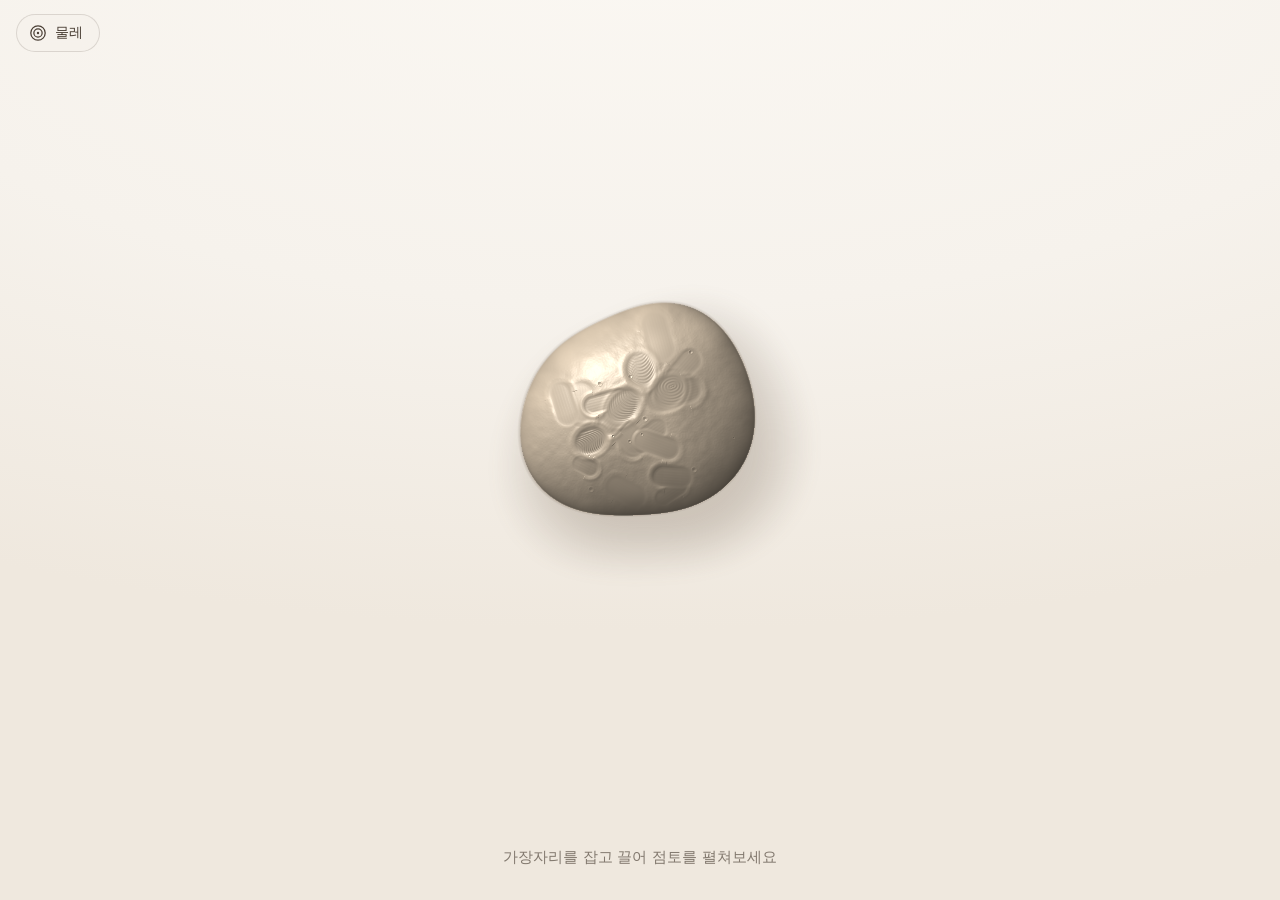
<file: midterm/index.html>
<!doctype html>
<html lang="ko">
<head>
<meta charset="utf-8">
<meta name="viewport" content="width=device-width, initial-scale=1, maximum-scale=1, user-scalable=no, viewport-fit=cover">
<title>손자국</title>
<meta name="theme-color" content="#f6f2ec">
<link rel="preconnect" href="https://fonts.googleapis.com">
<link rel="preconnect" href="https://fonts.gstatic.com" crossorigin>
<link rel="stylesheet" href="https://fonts.googleapis.com/css2?family=IBM+Plex+Mono:wght@400;500&family=IBM+Plex+Sans+KR:wght@400;500;600&family=Nanum+Myeongjo:wght@700;800&display=swap">
<link rel="stylesheet" href="style.css">
</head>
<body>
<main id="app">

  <!-- 작업 화면: 점토 하나를 만지는 곳 -->
  <section class="view" id="work" aria-label="점토 작업">
    <div id="stage">
      <canvas id="gl"></canvas>
      <canvas id="fx"></canvas>
    </div>
    <header class="work-top">
      <button class="home-btn" id="home-btn" type="button">
        <svg viewBox="0 0 20 20" fill="none" stroke="currentColor" stroke-width="1.4" aria-hidden="true"><circle cx="10" cy="10" r="8"/><circle cx="10" cy="10" r="4.6"/><circle cx="10" cy="10" r="1.3" fill="currentColor" stroke="none"/></svg>
        <span>물레</span>
      </button>
    </header>
    <footer class="specimen">
      <p class="hint" id="hint"></p>
      <p class="label" id="label"></p>
    </footer>
  </section>

  <!-- 홈: 점토들이 놓인 물레 -->
  <section class="view off" id="home" aria-label="물레">
    <header class="home-head">
      <div></div>
      <span class="count" id="count"></span>
    </header>
    <div class="wheel-wrap">
      <canvas id="wheel" role="img" aria-label="물레 진열장. 판을 돌려 지난 점토를 찾고, 점토를 톡 치면 열려요"></canvas>
      <p class="wheel-info" id="wheel-info" aria-live="polite" hidden></p>
    </div>
    <p class="dough-cap">흙을 위로 끌어 새 점토 떼어내기</p>
    <div class="dough" id="dough" role="button" tabindex="0" aria-label="흙에서 새 점토 떼어내기"><canvas id="dough-cv"></canvas></div>
  </section>

</main>

<canvas id="piece" aria-hidden="true"></canvas>
<span class="demo-tag" id="demo-tag" hidden>시연 모드 · 1분이 하루</span>
<div class="toast" id="toast" role="status" aria-live="polite"><span id="toast-msg"></span><button id="toast-act" type="button" hidden></button></div>
<div class="fallback" id="fallback" hidden><p>이 브라우저에서는 점토를 그릴 수 없어요.<br>크롬이나 사파리 최신 버전에서 열어주세요.</p></div>

<script src="script.js"></script>
</body>
</html>
</file>
<file: midterm/style.css>
/* �먯옄援� �� �ㅽ���
   Layout: �곕쑜�� �붿씠�� 諛붾떏 �� ��. �묒뾽 �붾㈃�� �먰넗 �섎굹�� �꾨옒 �쒕낯 �쇰꺼,
   �덉� �붾㈃ 媛��대뜲 臾쇰젅�먭낵 �꾨옒�먯꽌 怨좉컻瑜� �대� �� �⑹뼱由�. 湲��⑥� �뚮몢由щ뒗 �숆컝��. */
:root{
  --paper:#f6f2ec;
  --paper-2:#efe8de;
  --ink:#4a3f35;
  --ink-2:rgba(74,63,53,.66);
  --ink-3:rgba(74,63,53,.46);
  --line:rgba(74,63,53,.16);
  --chip:rgba(246,242,236,.72);
  --toast:#4a3f35;
  --toast-ink:#f6f2ec;
  --toast-act:#e6d3b6;
  --f-ui:"Pretendard Variable","Pretendard","Apple SD Gothic Neo","Malgun Gothic",system-ui,sans-serif;
  --f-stamp:var(--f-ui);
  --f-mono:var(--f-ui);
  color-scheme:light;
}
*{box-sizing:border-box}
[hidden]{display:none!important}
html,body{height:100%;margin:0;color:var(--ink);font-family:var(--f-ui);overflow:hidden;overscroll-behavior:none;-webkit-text-size-adjust:100%;-webkit-user-select:none;user-select:none;-webkit-touch-callout:none;
  background:var(--paper) radial-gradient(120% 80% at 50% -10%,#fbf8f3 0%,var(--paper) 55%,var(--paper-2) 100%) no-repeat fixed}
button{font:inherit;color:inherit;cursor:pointer}
:focus-visible{outline:2px solid var(--ink);outline-offset:3px}

#app{position:fixed;inset:0}
.view{position:absolute;inset:0;transform:none;transition:opacity .32s ease,transform .32s ease,visibility 0s}
.view.off{opacity:0;visibility:hidden;pointer-events:none;transform:scale(.985);transition:opacity .32s ease,transform .32s ease,visibility 0s .32s}

/* ���������� �묒뾽 �붾㈃ ���������� */
#stage{position:absolute;inset:0;touch-action:none;-webkit-user-select:none;user-select:none;-webkit-touch-callout:none;-webkit-tap-highlight-color:transparent;cursor:pointer}
#gl,#fx{position:absolute;left:0;top:0;width:100%;height:100%;display:block;pointer-events:none}

.work-top{position:absolute;top:0;left:0;right:0;display:flex;justify-content:space-between;align-items:center;padding:calc(env(safe-area-inset-top,0px) + 14px) 16px 0;pointer-events:none}
.home-btn{pointer-events:auto;display:inline-flex;align-items:center;gap:8px;height:38px;padding:0 16px 0 12px;border:1px solid var(--line);border-radius:999px;background:var(--chip);-webkit-backdrop-filter:blur(8px);backdrop-filter:blur(8px);font-size:13.5px;font-weight:500;color:var(--ink)}
.home-btn svg{width:18px;height:18px}

.specimen{position:absolute;left:0;right:0;bottom:0;display:flex;flex-direction:column;align-items:center;gap:8px;padding:0 16px calc(env(safe-area-inset-bottom,0px) + 22px);text-align:center;pointer-events:none}
.hint{margin:0;font-size:14.5px;font-weight:500;color:var(--ink-2);min-height:1.5em;max-width:34em;text-wrap:balance;transition:opacity .35s ease}
.hint.fade{opacity:0}
.label{margin:0;font-family:var(--f-mono);font-size:11.5px;letter-spacing:.02em;color:var(--ink-3);font-variant-numeric:tabular-nums}
.store-btn{pointer-events:auto;height:38px;padding:0 18px;border:1px solid var(--line);border-radius:999px;background:var(--chip);-webkit-backdrop-filter:blur(8px);backdrop-filter:blur(8px);font-size:13.5px;font-weight:500;color:var(--ink)}

/* ���������� ��: 臾쇰젅 ���������� */
#home{display:flex;flex-direction:column;overflow:hidden}
.home-head{display:flex;justify-content:space-between;align-items:flex-end;gap:12px;width:100%;max-width:820px;margin:0 auto;padding:calc(env(safe-area-inset-top,0px) + 26px) 20px 0}
.wordmark{margin:0;font-family:var(--f-stamp);font-weight:800;font-size:28px;letter-spacing:-.01em;line-height:1.1}
.sub{margin:6px 0 0;font-size:13px;color:var(--ink-2);text-wrap:balance}
.count{font-family:var(--f-mono);font-size:12px;color:var(--ink-3);white-space:nowrap;padding-bottom:3px;font-variant-numeric:tabular-nums}
.wheel-wrap{flex:1;display:flex;flex-direction:column;align-items:center;justify-content:center;gap:14px;padding:12px 16px 150px;min-height:0}
#wheel{display:block;max-width:100%;touch-action:none;-webkit-user-select:none;user-select:none;-webkit-touch-callout:none;-webkit-tap-highlight-color:transparent;cursor:grab}
#wheel:active{cursor:grabbing}
.wheel-info{margin:0;display:flex;flex-direction:column;align-items:center;gap:3px;text-align:center;min-height:2.6em}
.wheel-info .i-no{font-family:var(--f-mono);font-size:12px;color:var(--ink);font-variant-numeric:tabular-nums}
.wheel-info .i-sub{font-size:12.5px;color:var(--ink-2)}

.dough-cap{position:fixed;left:0;right:0;bottom:calc(env(safe-area-inset-bottom,0px) + 124px);margin:0;text-align:center;font-size:12.5px;color:var(--ink-2);pointer-events:none}
.dough{position:fixed;left:50%;bottom:0;width:280px;height:112px;margin-left:-140px;touch-action:none;cursor:grab;-webkit-tap-highlight-color:transparent;-webkit-user-select:none;user-select:none}
.dough canvas{position:absolute;left:0;top:0;width:280px;height:280px;transform-origin:50% 45%;transition:transform .45s cubic-bezier(.3,1.6,.5,1)}
.dough.pull canvas{transition:none}

#piece{position:fixed;left:0;top:0;width:96px;height:96px;pointer-events:none;opacity:0;z-index:20;will-change:transform}
#piece.on{opacity:1}
#piece.fly{transition:transform .4s cubic-bezier(.2,.8,.2,1),opacity .25s ease .3s;opacity:0}

/* ���������� 怨듯넻 ���������� */
.demo-tag{position:fixed;top:calc(env(safe-area-inset-top,0px) + 20px);right:16px;z-index:25;padding:5px 10px;border:1px dashed var(--line);border-radius:999px;background:var(--chip);font-size:11.5px;color:var(--ink-2);pointer-events:none}
.toast{position:fixed;left:50%;bottom:calc(env(safe-area-inset-bottom,0px) + var(--toast-b,150px));transform:translate(-50%,6px);opacity:0;z-index:30;display:flex;align-items:baseline;gap:12px;width:max-content;max-width:calc(100% - 32px);padding:4px 0;color:var(--ink-2);font-size:13.5px;font-weight:500;line-height:1.4;pointer-events:none;transition:opacity .22s,transform .22s}
.toast.on{opacity:1;transform:translate(-50%,0);pointer-events:auto}
.toast button{border:0;background:none;padding:6px 2px;margin:-6px -2px;color:var(--ink);font-weight:500;font-size:13.5px;white-space:nowrap;text-decoration:underline;text-underline-offset:3px;text-decoration-thickness:1px}
body.at-home .toast{--toast-b:170px}

.fallback{position:fixed;inset:0;display:grid;place-items:center;padding:24px;background:var(--paper);text-align:center;color:var(--ink-2);font-size:15px;line-height:1.6;z-index:50}

@media (prefers-reduced-motion: reduce){
  .view,.view.off,.dough canvas,.toast,#piece.fly,.hint{transition:none!important}
}
</file>
